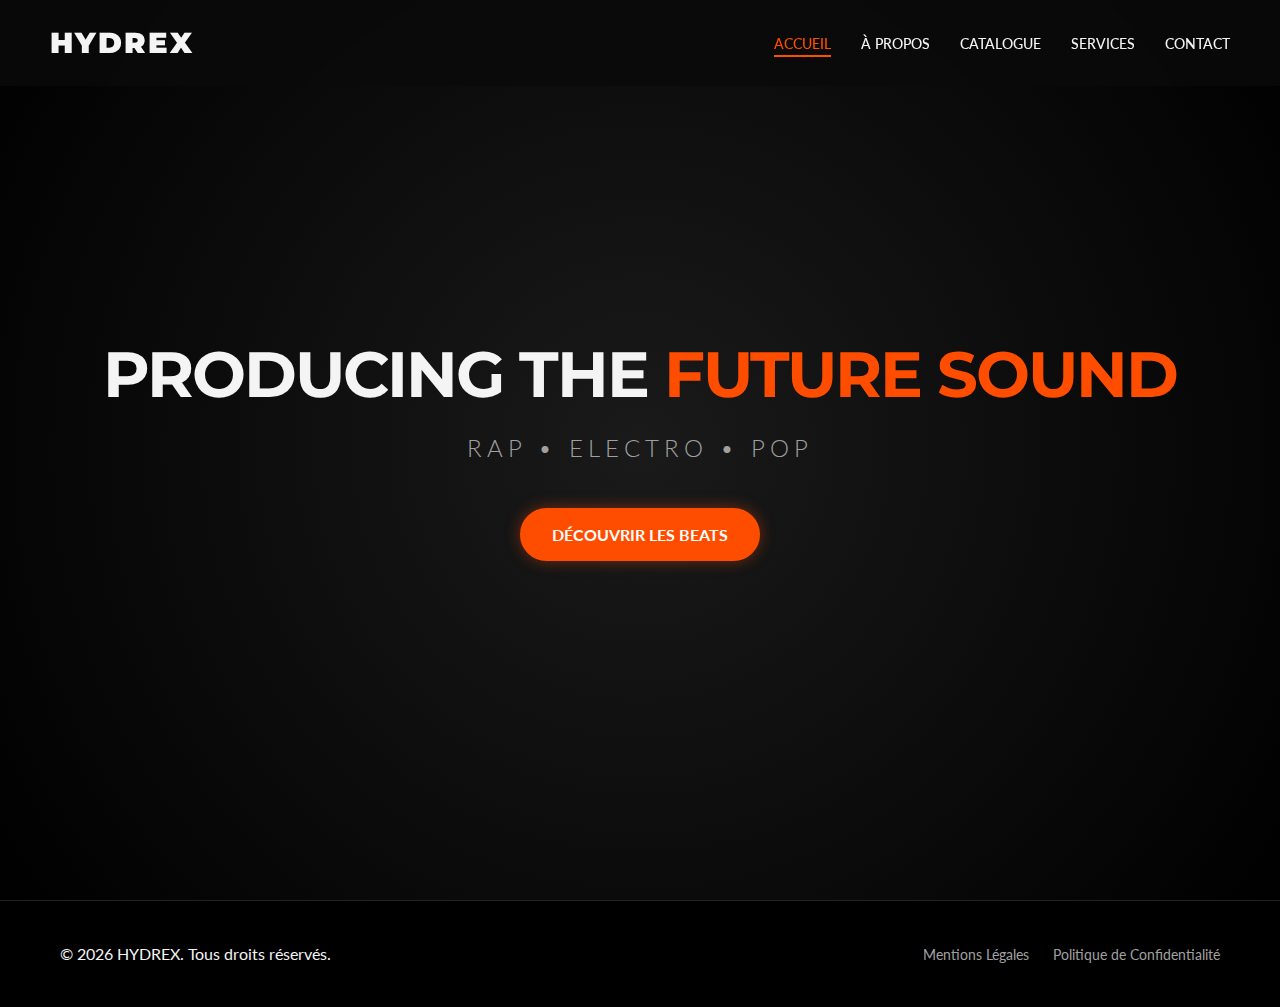
<file: index.html>
<!DOCTYPE html>
<html lang="fr">

<head>
    <meta charset="UTF-8">
    <meta name="viewport" content="width=device-width, initial-scale=1.0">
    <title>Hydrex Beatmaker | Production Rap, Electro & Pop</title>
    <meta name="description"
        content="Découvrez Hydrex, beatmaker spécialisé en instrus Rap, Electro et Pop. Des productions uniques, des vibes 'sad' aux ambiances solaires d'été. Achetez vos licences aujourd'hui.">
    <meta name="keywords"
        content="beatmaker, hydrex, instru rap, instru trap, electro pop, type beat, acheter instru, beatmaker france">
    <!-- Google Fonts -->
    <link rel="preconnect" href="https://fonts.googleapis.com">
    <link rel="preconnect" href="https://fonts.gstatic.com" crossorigin>
    <link
        href="https://fonts.googleapis.com/css2?family=Lato:wght@300;400;700&family=Montserrat:wght@400;700;900&display=swap"
        rel="stylesheet">
    <!-- CSS -->
    <link rel="stylesheet" href="css/style.css">
    <!-- Font Awesome -->
    <link rel="stylesheet" href="https://cdnjs.cloudflare.com/ajax/libs/font-awesome/6.4.0/css/all.min.css">
</head>

<body>

    <!-- Header / Hero Section -->
    <header id="home">
        <nav class="navbar">
            <div class="logo">HYDREX</div>
            <ul class="nav-links">
                <li><a href="index.html" class="active">Accueil</a></li>
                <li><a href="a-propos.html">À Propos</a></li>
                <li><a href="catalogue.html">Catalogue</a></li>
                <li><a href="services.html">Services</a></li>
                <li><a href="contact.html">Contact</a></li>
            </ul>
            <div class="burger">
                <div class="line1"></div>
                <div class="line2"></div>
                <div class="line3"></div>
            </div>
        </nav>

        <div class="hero-content">
            <h1>PRODUCING THE <span class="accent-text">FUTURE SOUND</span></h1>
            <p class="slogan">RAP • ELECTRO • POP</p>
            <a href="catalogue.html" class="cta-btn">DÉCOUVRIR LES BEATS</a>
        </div>
    </header>

    <!-- Footer -->
    <footer>
        <div class="container footer-content">
            <p>&copy; 2026 HYDREX. Tous droits réservés.</p>
            <div class="footer-links">
                <a href="#">Mentions Légales</a>
                <a href="#">Politique de Confidentialité</a>
            </div>
        </div>
    </footer>

    <script src="js/app.js"></script>
</body>

</html>
</file>
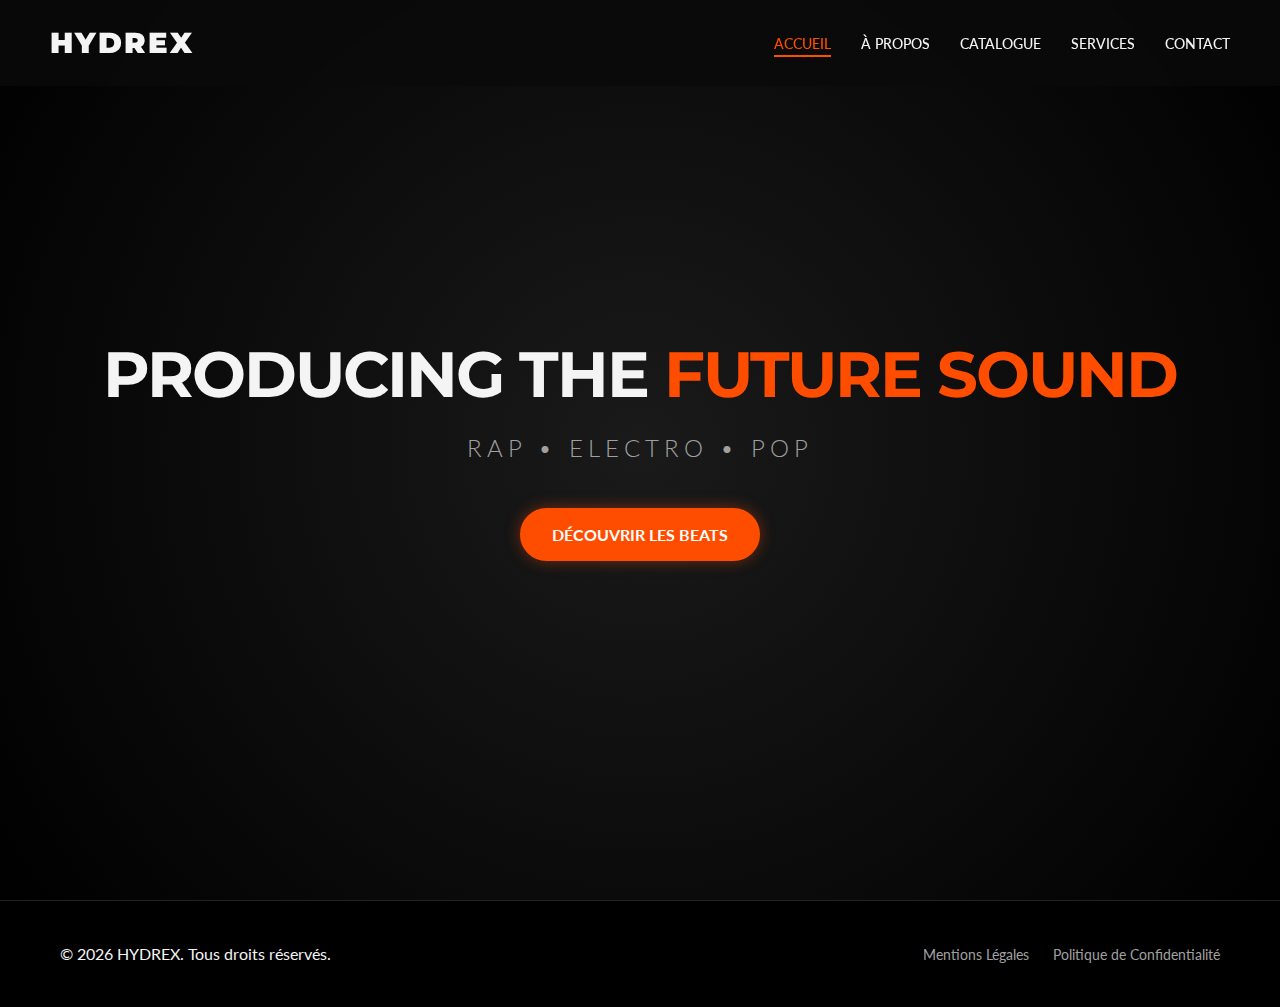
<file: mon app beatmaker/index.html>
<!DOCTYPE html>
<html lang="fr">

<head>
    <meta charset="UTF-8">
    <meta name="viewport" content="width=device-width, initial-scale=1.0">
    <title>Hydrex | Future Sound Producer</title>
    <meta name="description" content="Hydrex Beatmaker - Rap, Electro, Pop. Producing the future sound.">
    <!-- Google Fonts -->
    <link rel="preconnect" href="https://fonts.googleapis.com">
    <link rel="preconnect" href="https://fonts.gstatic.com" crossorigin>
    <link
        href="https://fonts.googleapis.com/css2?family=Lato:wght@300;400;700&family=Montserrat:wght@400;700;900&display=swap"
        rel="stylesheet">
    <!-- CSS -->
    <link rel="stylesheet" href="css/style.css">
    <!-- Font Awesome -->
    <link rel="stylesheet" href="https://cdnjs.cloudflare.com/ajax/libs/font-awesome/6.4.0/css/all.min.css">
</head>

<body>

    <!-- Header / Hero Section -->
    <header id="home">
        <nav class="navbar">
            <div class="logo">HYDREX</div>
            <ul class="nav-links">
                <li><a href="index.html" class="active">Accueil</a></li>
                <li><a href="a-propos.html">À Propos</a></li>
                <li><a href="catalogue.html">Catalogue</a></li>
                <li><a href="services.html">Services</a></li>
                <li><a href="contact.html">Contact</a></li>
            </ul>
            <div class="burger">
                <div class="line1"></div>
                <div class="line2"></div>
                <div class="line3"></div>
            </div>
        </nav>

        <div class="hero-content">
            <h1>PRODUCING THE <span class="accent-text">FUTURE SOUND</span></h1>
            <p class="slogan">RAP • ELECTRO • POP</p>
            <a href="catalogue.html" class="cta-btn">DÉCOUVRIR LES BEATS</a>
        </div>
    </header>

    <!-- Footer -->
    <footer>
        <div class="container footer-content">
            <p>&copy; 2026 HYDREX. Tous droits réservés.</p>
            <div class="footer-links">
                <a href="#">Mentions Légales</a>
                <a href="#">Politique de Confidentialité</a>
            </div>
        </div>
    </footer>

    <script src="js/app.js"></script>
</body>

</html>
</file>
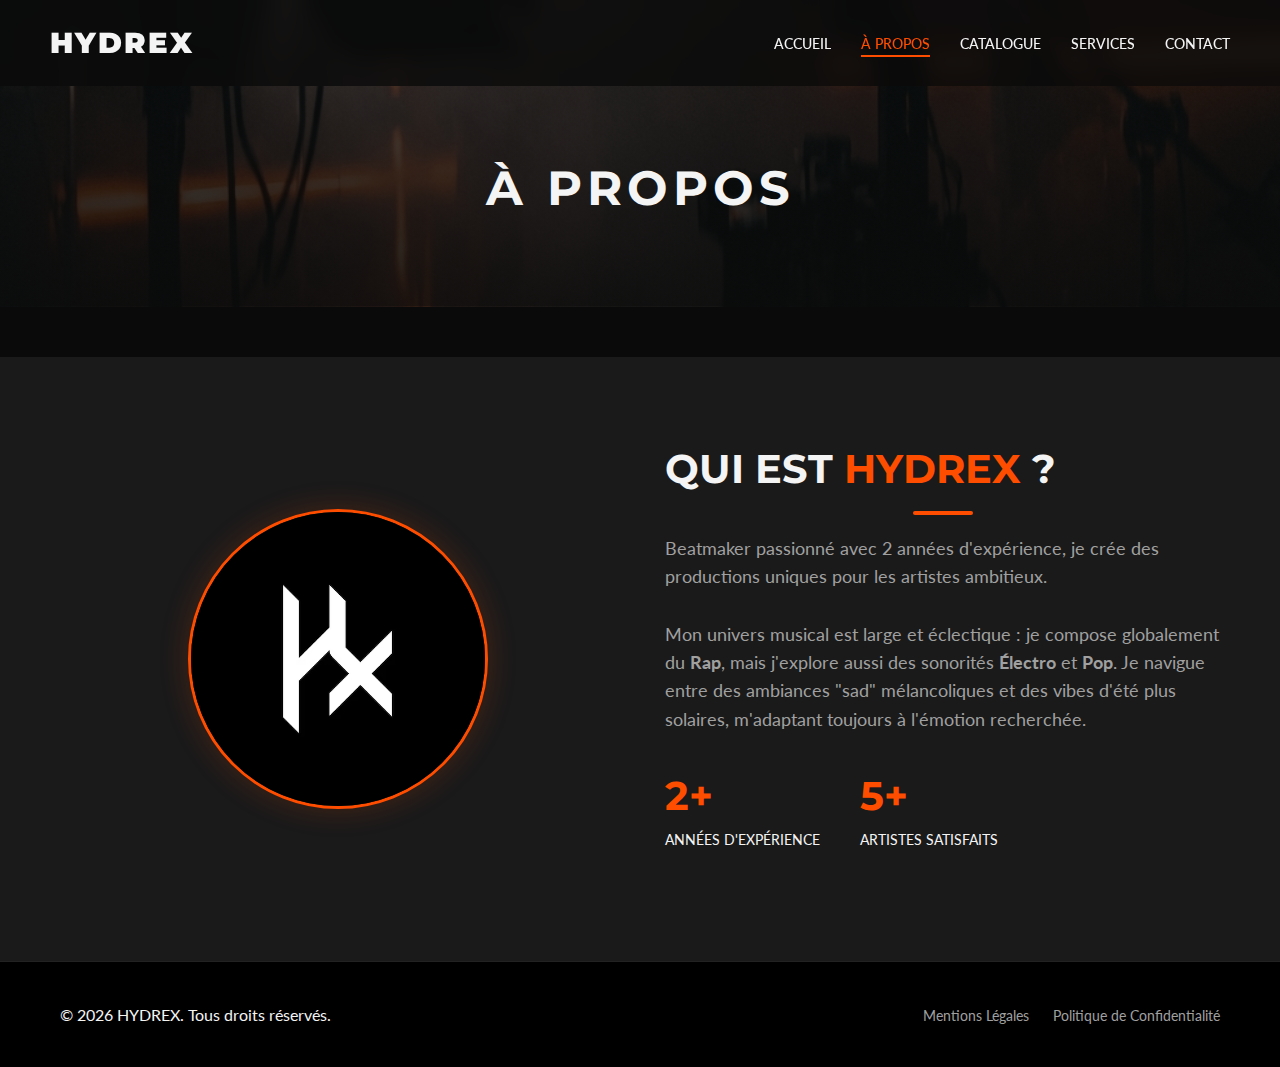
<file: a-propos.html>
<!DOCTYPE html>
<html lang="fr">

<head>
    <meta charset="UTF-8">
    <meta name="viewport" content="width=device-width, initial-scale=1.0">
    <title>À Propos d'Hydrex | Beatmaker Rap & Electro</title>
    <meta name="description"
        content="Qui est Hydrex ? Beatmaker avec 2 ans d'expérience, créant des ponts entre le Rap mélancolique et la Pop solaire. Découvrez mon univers musical.">
    <!-- Google Fonts -->
    <link rel="preconnect" href="https://fonts.googleapis.com">
    <link rel="preconnect" href="https://fonts.gstatic.com" crossorigin>
    <link
        href="https://fonts.googleapis.com/css2?family=Lato:wght@300;400;700&family=Montserrat:wght@400;700;900&display=swap"
        rel="stylesheet">
    <!-- CSS -->
    <link rel="stylesheet" href="css/style.css">
    <!-- Font Awesome -->
    <link rel="stylesheet" href="https://cdnjs.cloudflare.com/ajax/libs/font-awesome/6.4.0/css/all.min.css">
</head>

<body class="sub-page">

    <nav class="navbar">
        <div class="logo">HYDREX</div>
        <ul class="nav-links">
            <li><a href="index.html">Accueil</a></li>
            <li><a href="a-propos.html" class="active">À Propos</a></li>
            <li><a href="catalogue.html">Catalogue</a></li>
            <li><a href="services.html">Services</a></li>
            <li><a href="contact.html">Contact</a></li>
        </ul>
        <div class="burger">
            <div class="line1"></div>
            <div class="line2"></div>
            <div class="line3"></div>
        </div>
    </nav>

    <div class="page-header">
        <h1>À PROPOS</h1>
    </div>

    <section id="about">
        <div class="container">
            <div class="about-content">
                <div class="profile-img-container">
                    <img src="assets/logo.png" alt="Hydrex Logo" class="profile-img">
                </div>
                <div class="bio-text">
                    <h2 class="section-title" style="text-align: left; margin-bottom: 20px;">QUI EST <span
                            class="accent-text">HYDREX</span> ?</h2>
                    <p>Beatmaker passionné avec 2 années d'expérience, je crée des productions uniques pour les artistes
                        ambitieux.</p>
                    <p>Mon univers musical est large et éclectique : je compose globalement du <strong>Rap</strong>,
                        mais j'explore aussi des sonorités <strong>Électro</strong> et <strong>Pop</strong>. Je navigue
                        entre des ambiances "sad" mélancoliques et des vibes d'été plus solaires, m'adaptant toujours à
                        l'émotion recherchée.</p>

                    <div class="stats">
                        <div class="stat-item">
                            <h3>2+</h3>
                            <p>Années d'Expérience</p>
                        </div>
                        <div class="stat-item">
                            <h3>5+</h3>
                            <p>Artistes Satisfaits</p>
                        </div>
                    </div>
                </div>
            </div>
        </div>
    </section>

    <footer>
        <div class="container footer-content">
            <p>&copy; 2026 HYDREX. Tous droits réservés.</p>
            <div class="footer-links">
                <a href="#">Mentions Légales</a>
                <a href="#">Politique de Confidentialité</a>
            </div>
        </div>
    </footer>

    <script src="js/app.js"></script>
</body>

</html>
</file>
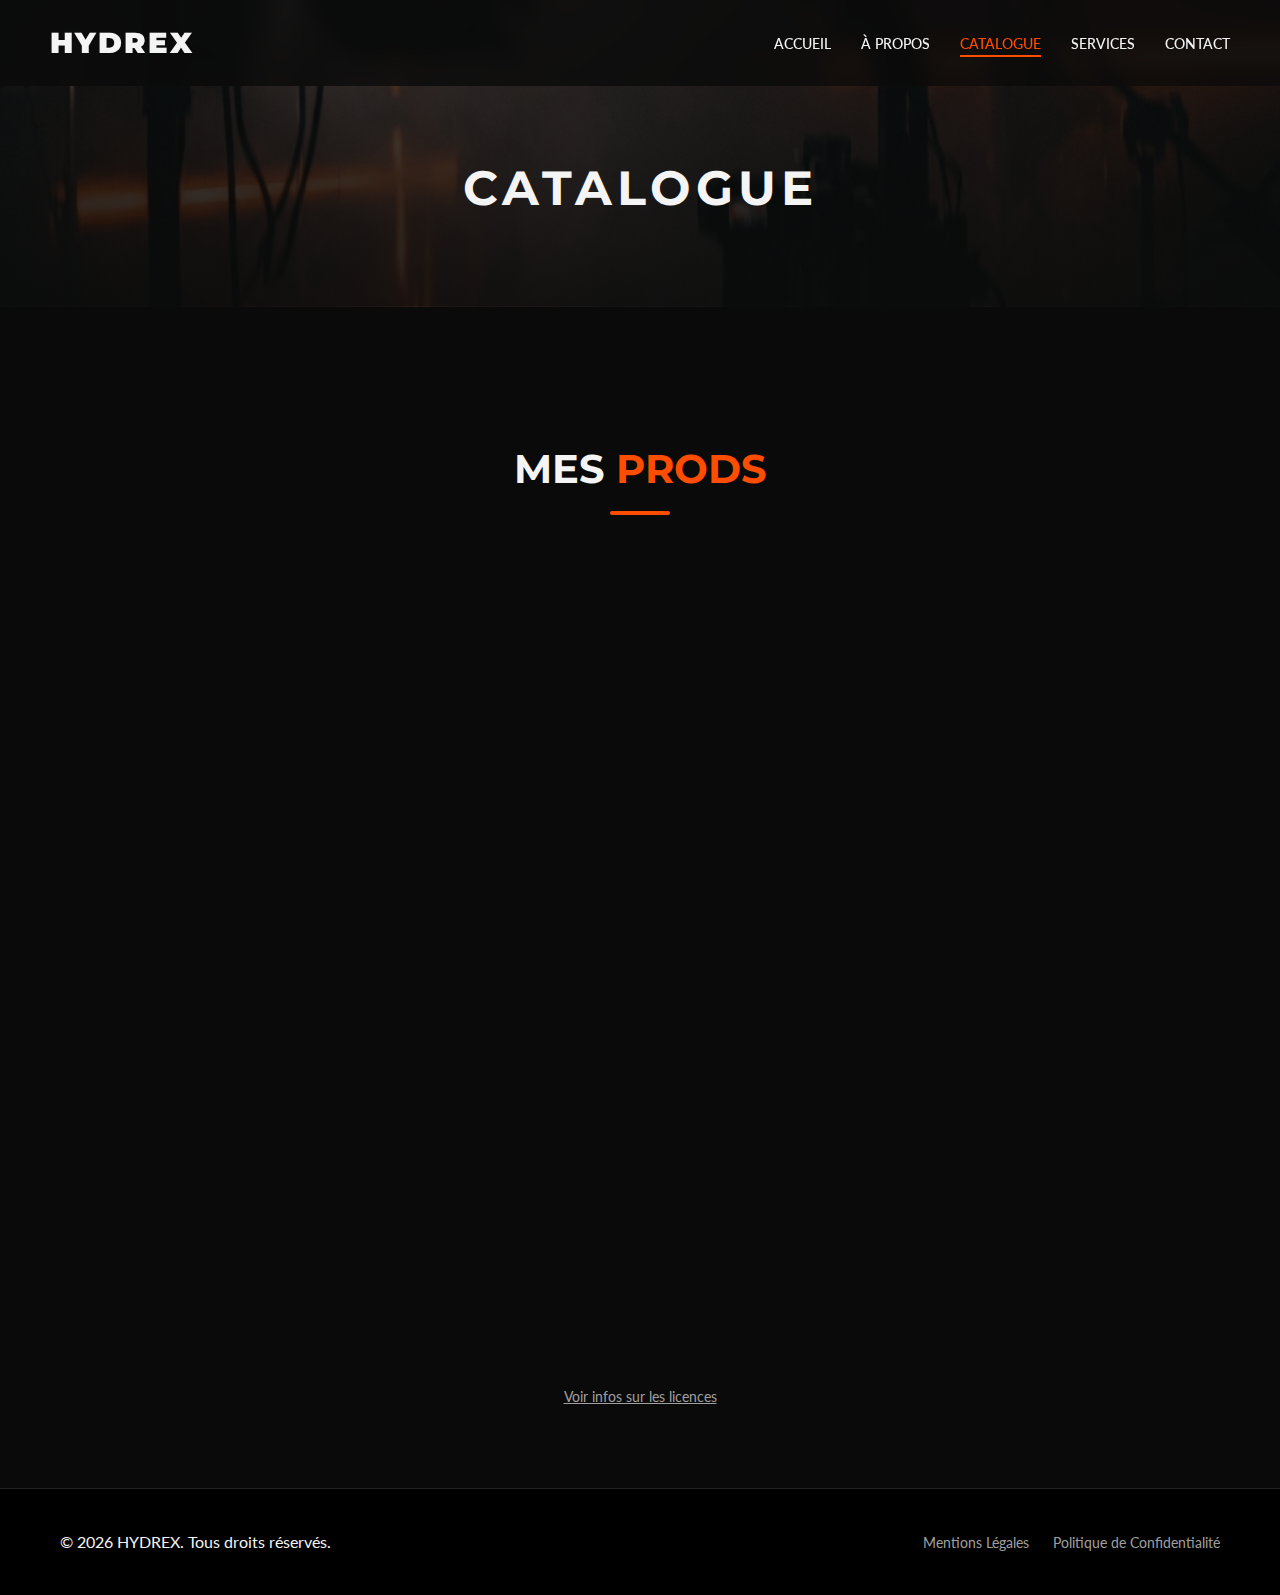
<file: catalogue.html>
<!DOCTYPE html>
<html lang="fr">

<head>
    <meta charset="UTF-8">
    <meta name="viewport" content="width=device-width, initial-scale=1.0">
    <title>Catalogue Instrumentales | Hydrex Beatmaker</title>
    <meta name="description"
        content="Écoutez et achetez les meilleures instrumentales Rap, Pop et Electro d'Hydrex. Catalogue BeatStars mis à jour régulièrement. Licences MP3, WAV et Stems disponibles.">
    <!-- Google Fonts -->
    <link rel="preconnect" href="https://fonts.googleapis.com">
    <link rel="preconnect" href="https://fonts.gstatic.com" crossorigin>
    <link
        href="https://fonts.googleapis.com/css2?family=Lato:wght@300;400;700&family=Montserrat:wght@400;700;900&display=swap"
        rel="stylesheet">
    <!-- CSS -->
    <link rel="stylesheet" href="css/style.css">
    <!-- Font Awesome -->
    <link rel="stylesheet" href="https://cdnjs.cloudflare.com/ajax/libs/font-awesome/6.4.0/css/all.min.css">
</head>

<body class="sub-page">

    <nav class="navbar">
        <div class="logo">HYDREX</div>
        <ul class="nav-links">
            <li><a href="index.html">Accueil</a></li>
            <li><a href="a-propos.html">À Propos</a></li>
            <li><a href="catalogue.html" class="active">Catalogue</a></li>
            <li><a href="services.html">Services</a></li>
            <li><a href="contact.html">Contact</a></li>
        </ul>
        <div class="burger">
            <div class="line1"></div>
            <div class="line2"></div>
            <div class="line3"></div>
        </div>
    </nav>

    <div class="page-header">
        <h1>CATALOGUE</h1>
    </div>

    <section id="catalog">
        <div class="container">
            <h2 class="section-title">MES <span class="accent-text">PRODS</span></h2>
            <div class="player-container" style="background: transparent; border: none;">
                <iframe src="https://player.beatstars.com/?storeId=151798" width="100%" height="800"
                    style="max-width:1024px; border: none;"> -- none -- </iframe>
            </div>
            <div class="catalog-actions">
                <a href="services.html" class="secondary-btn">Voir infos sur les licences</a>
            </div>
        </div>
    </section>

    <footer>
        <div class="container footer-content">
            <p>&copy; 2026 HYDREX. Tous droits réservés.</p>
            <div class="footer-links">
                <a href="#">Mentions Légales</a>
                <a href="#">Politique de Confidentialité</a>
            </div>
        </div>
    </footer>

    <script src="js/app.js"></script>
</body>

</html>
</file>
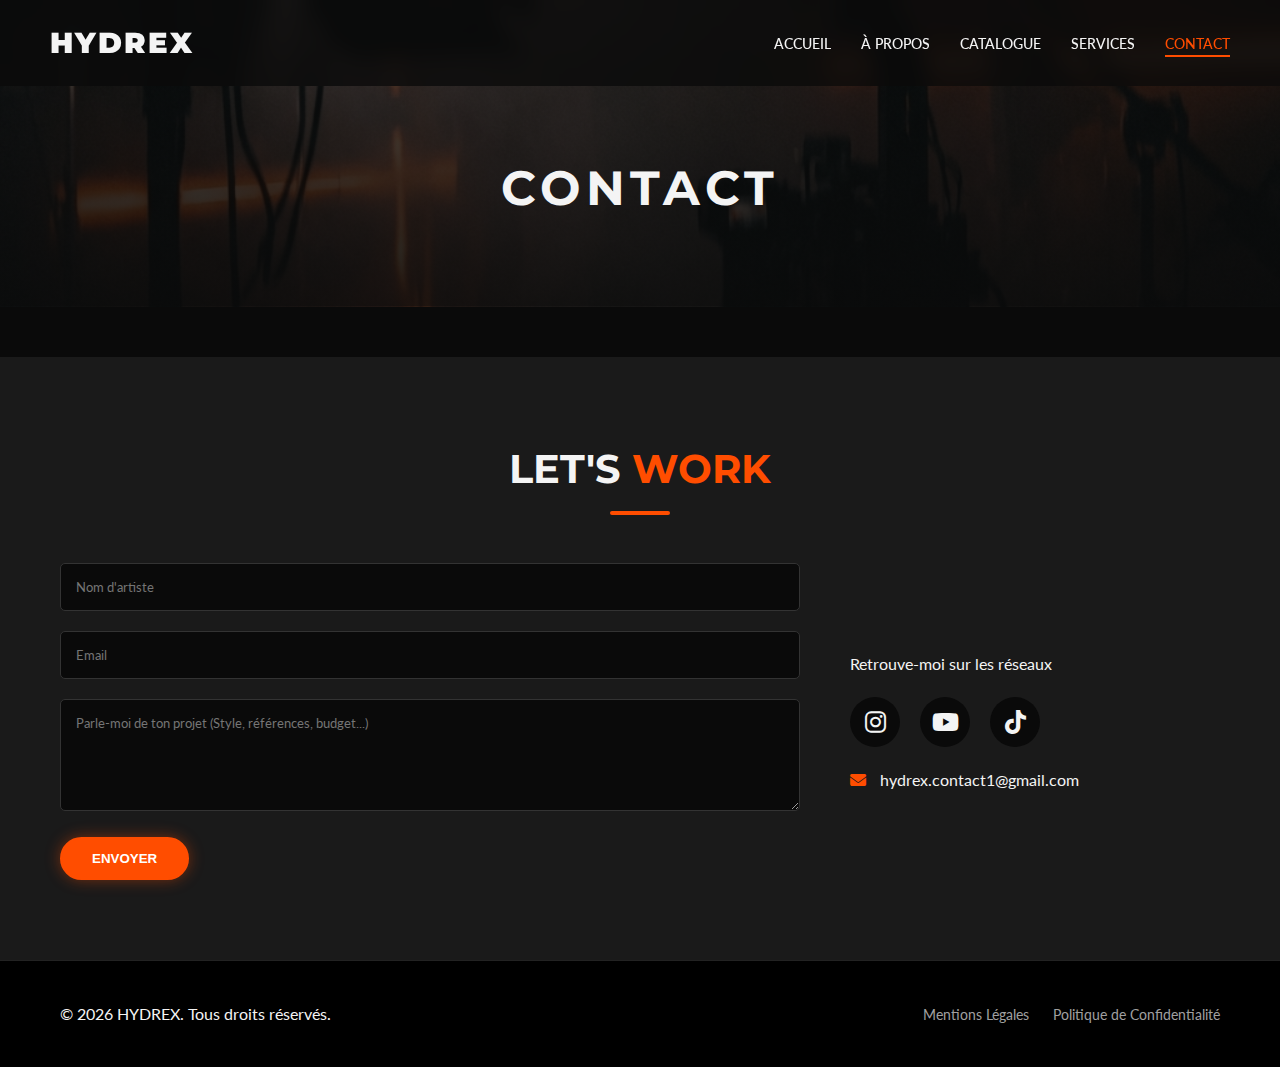
<file: contact.html>
<!DOCTYPE html>
<html lang="fr">

<head>
    <meta charset="UTF-8">
    <meta name="viewport" content="width=device-width, initial-scale=1.0">
    <title>Contact Hydrex | Beatmaker & Producteur</title>
    <meta name="description"
        content="Contactez Hydrex pour vos projets musicaux. Devis personnalisés, collaborations, ou questions sur les licences. Réponse rapide.">
    <!-- Google Fonts -->
    <link rel="preconnect" href="https://fonts.googleapis.com">
    <link rel="preconnect" href="https://fonts.gstatic.com" crossorigin>
    <link
        href="https://fonts.googleapis.com/css2?family=Lato:wght@300;400;700&family=Montserrat:wght@400;700;900&display=swap"
        rel="stylesheet">
    <!-- CSS -->
    <link rel="stylesheet" href="css/style.css">
    <!-- Font Awesome -->
    <link rel="stylesheet" href="https://cdnjs.cloudflare.com/ajax/libs/font-awesome/6.4.0/css/all.min.css">
</head>

<body class="sub-page">

    <nav class="navbar">
        <div class="logo">HYDREX</div>
        <ul class="nav-links">
            <li><a href="index.html">Accueil</a></li>
            <li><a href="a-propos.html">À Propos</a></li>
            <li><a href="catalogue.html">Catalogue</a></li>
            <li><a href="services.html">Services</a></li>
            <li><a href="contact.html" class="active">Contact</a></li>
        </ul>
        <div class="burger">
            <div class="line1"></div>
            <div class="line2"></div>
            <div class="line3"></div>
        </div>
    </nav>

    <div class="page-header">
        <h1>CONTACT</h1>
    </div>

    <section id="contact">
        <div class="container">
            <h2 class="section-title">LET'S <span class="accent-text">WORK</span></h2>
            <div class="contact-wrapper">
                <!-- FormSubmit.co AJAX Submission -->
                <form class="contact-form" id="contactForm"
                    action="https://formsubmit.co/ajax/hydrex.contact1@gmail.com" method="POST">
                    <!-- Disable Captcha & Subject -->
                    <input type="hidden" name="_captcha" value="false">
                    <input type="hidden" name="_subject" value="Nouveau message via Hydrex Beats">

                    <div class="form-group">
                        <input type="text" name="name" placeholder="Nom d'artiste" required>
                    </div>
                    <div class="form-group">
                        <input type="email" name="email" placeholder="Email" required>
                    </div>
                    <div class="form-group">
                        <textarea name="message" placeholder="Parle-moi de ton projet (Style, références, budget...)"
                            rows="5" required></textarea>
                    </div>
                    <button type="submit" class="cta-btn">ENVOYER</button>
                </form>
                <div class="socials">
                    <p>Retrouve-moi sur les réseaux</p>
                    <div class="social-icons">
                        <a href="https://www.instagram.com/hydrexbeatz?igsh=MTBrcTRwZnl3NWR4bg==" target="_blank"><i
                                class="fab fa-instagram"></i></a>
                        <a href="https://www.youtube.com/@hydrexbeats" target="_blank"><i
                                class="fab fa-youtube"></i></a>
                        <a href="https://www.tiktok.com/@hydrexonthebeats" target="_blank"><i
                                class="fab fa-tiktok"></i></a>
                    </div>
                    <div class="direct-contact">
                        <p><i class="fas fa-envelope"></i> hydrex.contact1@gmail.com</p>
                    </div>
                </div>
            </div>
        </div>
    </section>

    <footer>
        <div class="container footer-content">
            <p>&copy; 2026 HYDREX. Tous droits réservés.</p>
            <div class="footer-links">
                <a href="#">Mentions Légales</a>
                <a href="#">Politique de Confidentialité</a>
            </div>
        </div>
    </footer>

    <script src="js/app.js"></script>
</body>

</html>
</file>
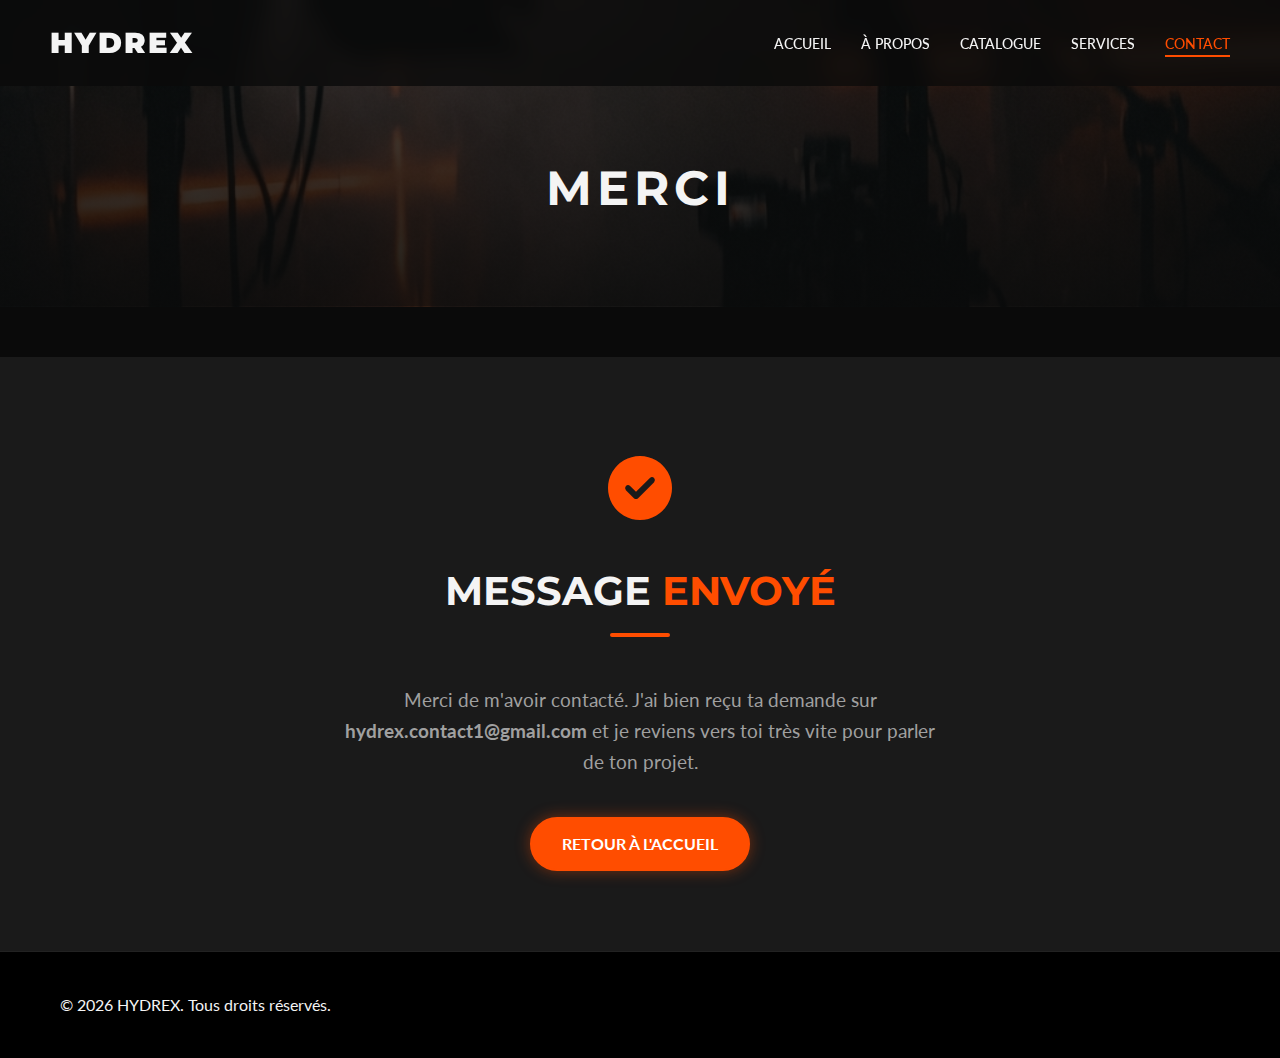
<file: merci.html>
<!DOCTYPE html>
<html lang="fr">

<head>
    <meta charset="UTF-8">
    <meta name="viewport" content="width=device-width, initial-scale=1.0">
    <title>Message Envoyé | Hydrex</title>
    <!-- Google Fonts -->
    <link rel="preconnect" href="https://fonts.googleapis.com">
    <link rel="preconnect" href="https://fonts.gstatic.com" crossorigin>
    <link
        href="https://fonts.googleapis.com/css2?family=Lato:wght@300;400;700&family=Montserrat:wght@400;700;900&display=swap"
        rel="stylesheet">
    <!-- CSS -->
    <link rel="stylesheet" href="css/style.css">
    <!-- Font Awesome -->
    <link rel="stylesheet" href="https://cdnjs.cloudflare.com/ajax/libs/font-awesome/6.4.0/css/all.min.css">
</head>

<body class="sub-page">

    <nav class="navbar">
        <div class="logo">HYDREX</div>
        <ul class="nav-links">
            <li><a href="index.html">Accueil</a></li>
            <li><a href="a-propos.html">À Propos</a></li>
            <li><a href="catalogue.html">Catalogue</a></li>
            <li><a href="services.html">Services</a></li>
            <li><a href="contact.html" class="active">Contact</a></li>
        </ul>
    </nav>

    <div class="page-header">
        <h1>MERCI</h1>
    </div>

    <section id="contact">
        <div class="container" style="text-align: center;">
            <div style="font-size: 4rem; color: var(--accent-color); margin-bottom: 20px;">
                <i class="fas fa-check-circle"></i>
            </div>
            <h2 class="section-title">MESSAGE <span class="accent-text">ENVOYÉ</span></h2>
            <p style="font-size: 1.2rem; color: var(--text-dim); max-width: 600px; margin: 0 auto 40px;">
                Merci de m'avoir contacté. J'ai bien reçu ta demande sur <strong>hydrex.contact1@gmail.com</strong> et
                je reviens vers toi très vite pour parler de ton projet.
            </p>
            <a href="index.html" class="cta-btn">RETOUR À L'ACCUEIL</a>
        </div>
    </section>

    <footer>
        <div class="container footer-content">
            <p>&copy; 2026 HYDREX. Tous droits réservés.</p>
        </div>
    </footer>

    <script src="js/app.js"></script>
</body>

</html>
</file>
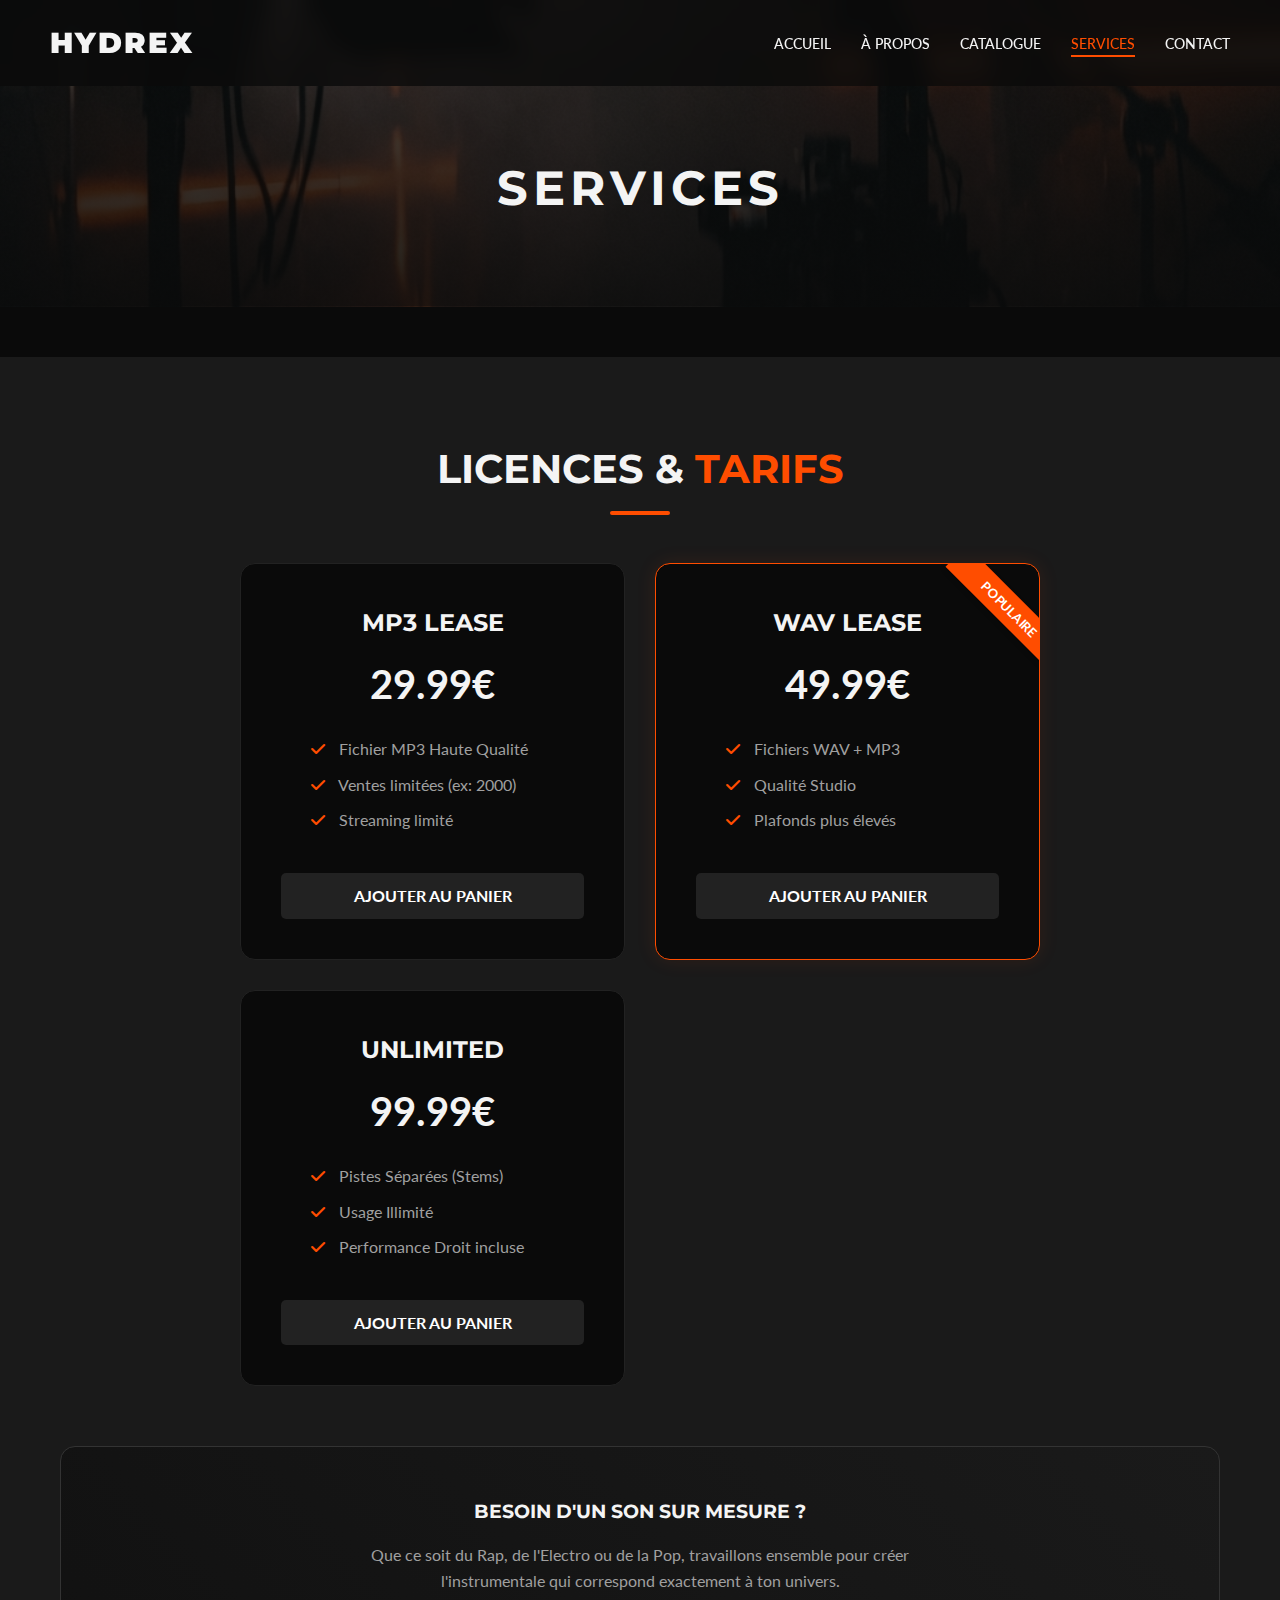
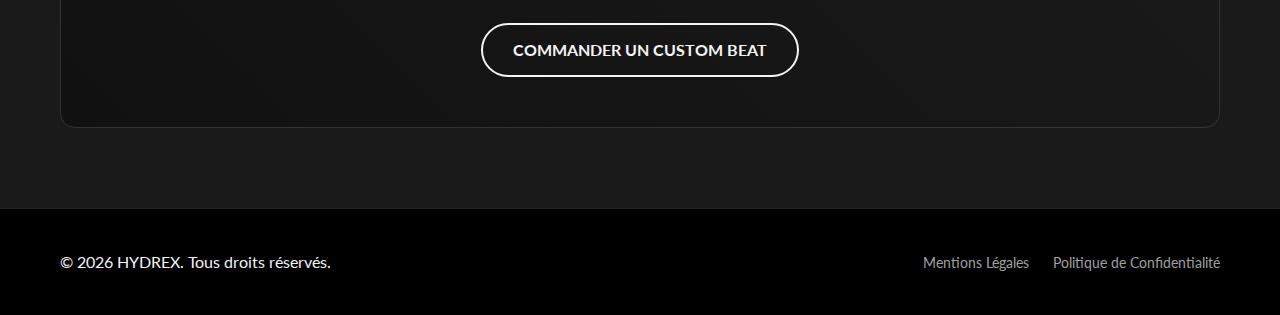
<file: services.html>
<!DOCTYPE html>
<html lang="fr">

<head>
    <meta charset="UTF-8">
    <meta name="viewport" content="width=device-width, initial-scale=1.0">
    <title>Services & Licences | Hydrex</title>
    <!-- Google Fonts -->
    <link rel="preconnect" href="https://fonts.googleapis.com">
    <link rel="preconnect" href="https://fonts.gstatic.com" crossorigin>
    <link
        href="https://fonts.googleapis.com/css2?family=Lato:wght@300;400;700&family=Montserrat:wght@400;700;900&display=swap"
        rel="stylesheet">
    <!-- CSS -->
    <link rel="stylesheet" href="css/style.css">
    <!-- Font Awesome -->
    <link rel="stylesheet" href="https://cdnjs.cloudflare.com/ajax/libs/font-awesome/6.4.0/css/all.min.css">
</head>

<body class="sub-page">

    <nav class="navbar">
        <div class="logo">HYDREX</div>
        <ul class="nav-links">
            <li><a href="index.html">Accueil</a></li>
            <li><a href="a-propos.html">À Propos</a></li>
            <li><a href="catalogue.html">Catalogue</a></li>
            <li><a href="services.html" class="active">Services</a></li>
            <li><a href="contact.html">Contact</a></li>
        </ul>
        <div class="burger">
            <div class="line1"></div>
            <div class="line2"></div>
            <div class="line3"></div>
        </div>
    </nav>

    <div class="page-header">
        <h1>SERVICES</h1>
    </div>

    <section id="services">
        <div class="container">
            <h2 class="section-title">LICENCES & <span class="accent-text">TARIFS</span></h2>

            <div class="licenses-grid">
                <div class="license-card">
                    <h3>MP3 LEASE</h3>
                    <p class="price">29.99€</p>
                    <ul>
                        <li><i class="fas fa-check"></i> Fichier MP3 Haute Qualité</li>
                        <li><i class="fas fa-check"></i> Ventes limitées (ex: 2000)</li>
                        <li><i class="fas fa-check"></i> Streaming limité</li>
                    </ul>
                    <a href="catalogue.html" class="btn-license">AJOUTER AU PANIER</a>
                </div>
                <div class="license-card featured">
                    <div class="popular-tag">POPULAIRE</div>
                    <h3>WAV LEASE</h3>
                    <p class="price">49.99€</p>
                    <ul>
                        <li><i class="fas fa-check"></i> Fichiers WAV + MP3</li>
                        <li><i class="fas fa-check"></i> Qualité Studio</li>
                        <li><i class="fas fa-check"></i> Plafonds plus élevés</li>
                    </ul>
                    <a href="catalogue.html" class="btn-license">AJOUTER AU PANIER</a>
                </div>
                <div class="license-card">
                    <h3>UNLIMITED</h3>
                    <p class="price">99.99€</p>
                    <ul>
                        <li><i class="fas fa-check"></i> Pistes Séparées (Stems)</li>
                        <li><i class="fas fa-check"></i> Usage Illimité</li>
                        <li><i class="fas fa-check"></i> Performance Droit incluse</li>
                    </ul>
                    <a href="catalogue.html" class="btn-license">AJOUTER AU PANIER</a>
                </div>
            </div>

            <div class="custom-service">
                <h3>BESOIN D'UN SON SUR MESURE ?</h3>
                <p>Que ce soit du Rap, de l'Electro ou de la Pop, travaillons ensemble pour créer l'instrumentale qui
                    correspond exactement à ton univers.</p>
                <a href="contact.html" class="cta-btn ghost">COMMANDER UN CUSTOM BEAT</a>
            </div>
        </div>
    </section>

    <footer>
        <div class="container footer-content">
            <p>&copy; 2026 HYDREX. Tous droits réservés.</p>
            <div class="footer-links">
                <a href="#">Mentions Légales</a>
                <a href="#">Politique de Confidentialité</a>
            </div>
        </div>
    </footer>

    <script src="js/app.js"></script>
</body>

</html>
</file>
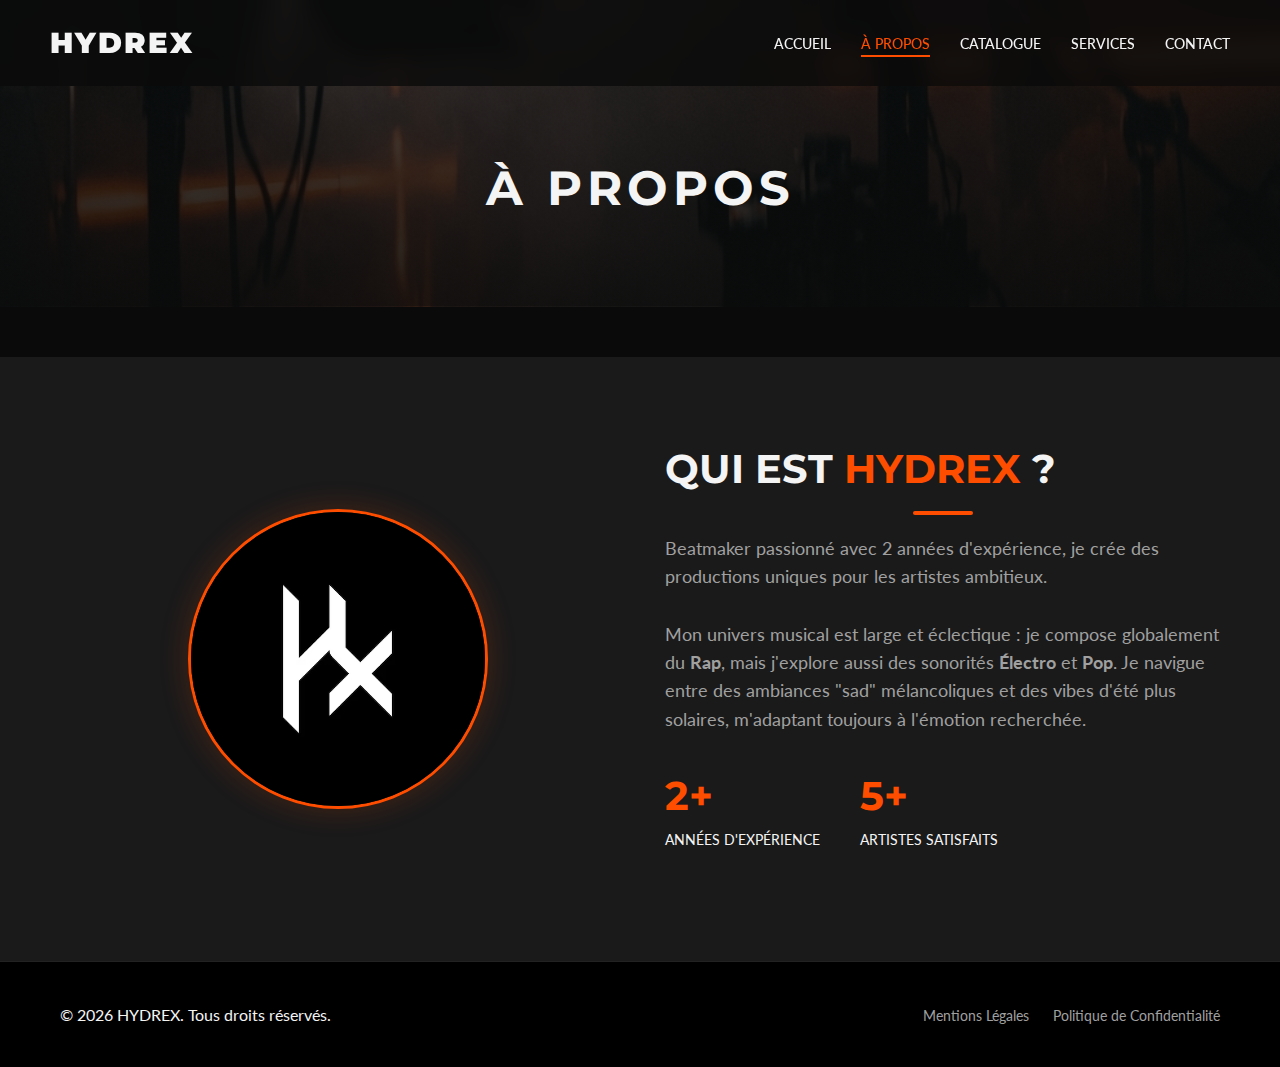
<file: mon app beatmaker/a-propos.html>
<!DOCTYPE html>
<html lang="fr">

<head>
    <meta charset="UTF-8">
    <meta name="viewport" content="width=device-width, initial-scale=1.0">
    <title>À Propos | Hydrex</title>
    <!-- Google Fonts -->
    <link rel="preconnect" href="https://fonts.googleapis.com">
    <link rel="preconnect" href="https://fonts.gstatic.com" crossorigin>
    <link
        href="https://fonts.googleapis.com/css2?family=Lato:wght@300;400;700&family=Montserrat:wght@400;700;900&display=swap"
        rel="stylesheet">
    <!-- CSS -->
    <link rel="stylesheet" href="css/style.css">
    <!-- Font Awesome -->
    <link rel="stylesheet" href="https://cdnjs.cloudflare.com/ajax/libs/font-awesome/6.4.0/css/all.min.css">
</head>

<body class="sub-page">

    <nav class="navbar">
        <div class="logo">HYDREX</div>
        <ul class="nav-links">
            <li><a href="index.html">Accueil</a></li>
            <li><a href="a-propos.html" class="active">À Propos</a></li>
            <li><a href="catalogue.html">Catalogue</a></li>
            <li><a href="services.html">Services</a></li>
            <li><a href="contact.html">Contact</a></li>
        </ul>
        <div class="burger">
            <div class="line1"></div>
            <div class="line2"></div>
            <div class="line3"></div>
        </div>
    </nav>

    <div class="page-header">
        <h1>À PROPOS</h1>
    </div>

    <section id="about">
        <div class="container">
            <div class="about-content">
                <div class="profile-img-container">
                    <img src="assets/logo.png" alt="Hydrex Logo" class="profile-img"
                        style="width: 300px; height: 300px; border-radius: 50%; object-fit: cover; border: 3px solid var(--accent-color); box-shadow: 0 0 30px rgba(255, 77, 0, 0.2);">
                </div>
                <div class="bio-text">
                    <h2 class="section-title" style="text-align: left; margin-bottom: 20px;">QUI EST <span
                            class="accent-text">HYDREX</span> ?</h2>
                    <p>Beatmaker passionné avec 2 années d'expérience, je crée des productions uniques pour les artistes
                        ambitieux.</p>
                    <p>Mon univers musical est large et éclectique : je compose globalement du <strong>Rap</strong>,
                        mais j'explore aussi des sonorités <strong>Électro</strong> et <strong>Pop</strong>. Je navigue
                        entre des ambiances "sad" mélancoliques et des vibes d'été plus solaires, m'adaptant toujours à
                        l'émotion recherchée.</p>

                    <div class="stats">
                        <div class="stat-item">
                            <h3>2+</h3>
                            <p>Années d'Expérience</p>
                        </div>
                        <div class="stat-item">
                            <h3>5+</h3>
                            <p>Artistes Satisfaits</p>
                        </div>
                    </div>
                </div>
            </div>
        </div>
    </section>

    <footer>
        <div class="container footer-content">
            <p>&copy; 2026 HYDREX. Tous droits réservés.</p>
            <div class="footer-links">
                <a href="#">Mentions Légales</a>
                <a href="#">Politique de Confidentialité</a>
            </div>
        </div>
    </footer>

    <script src="js/app.js"></script>
</body>

</html>
</file>
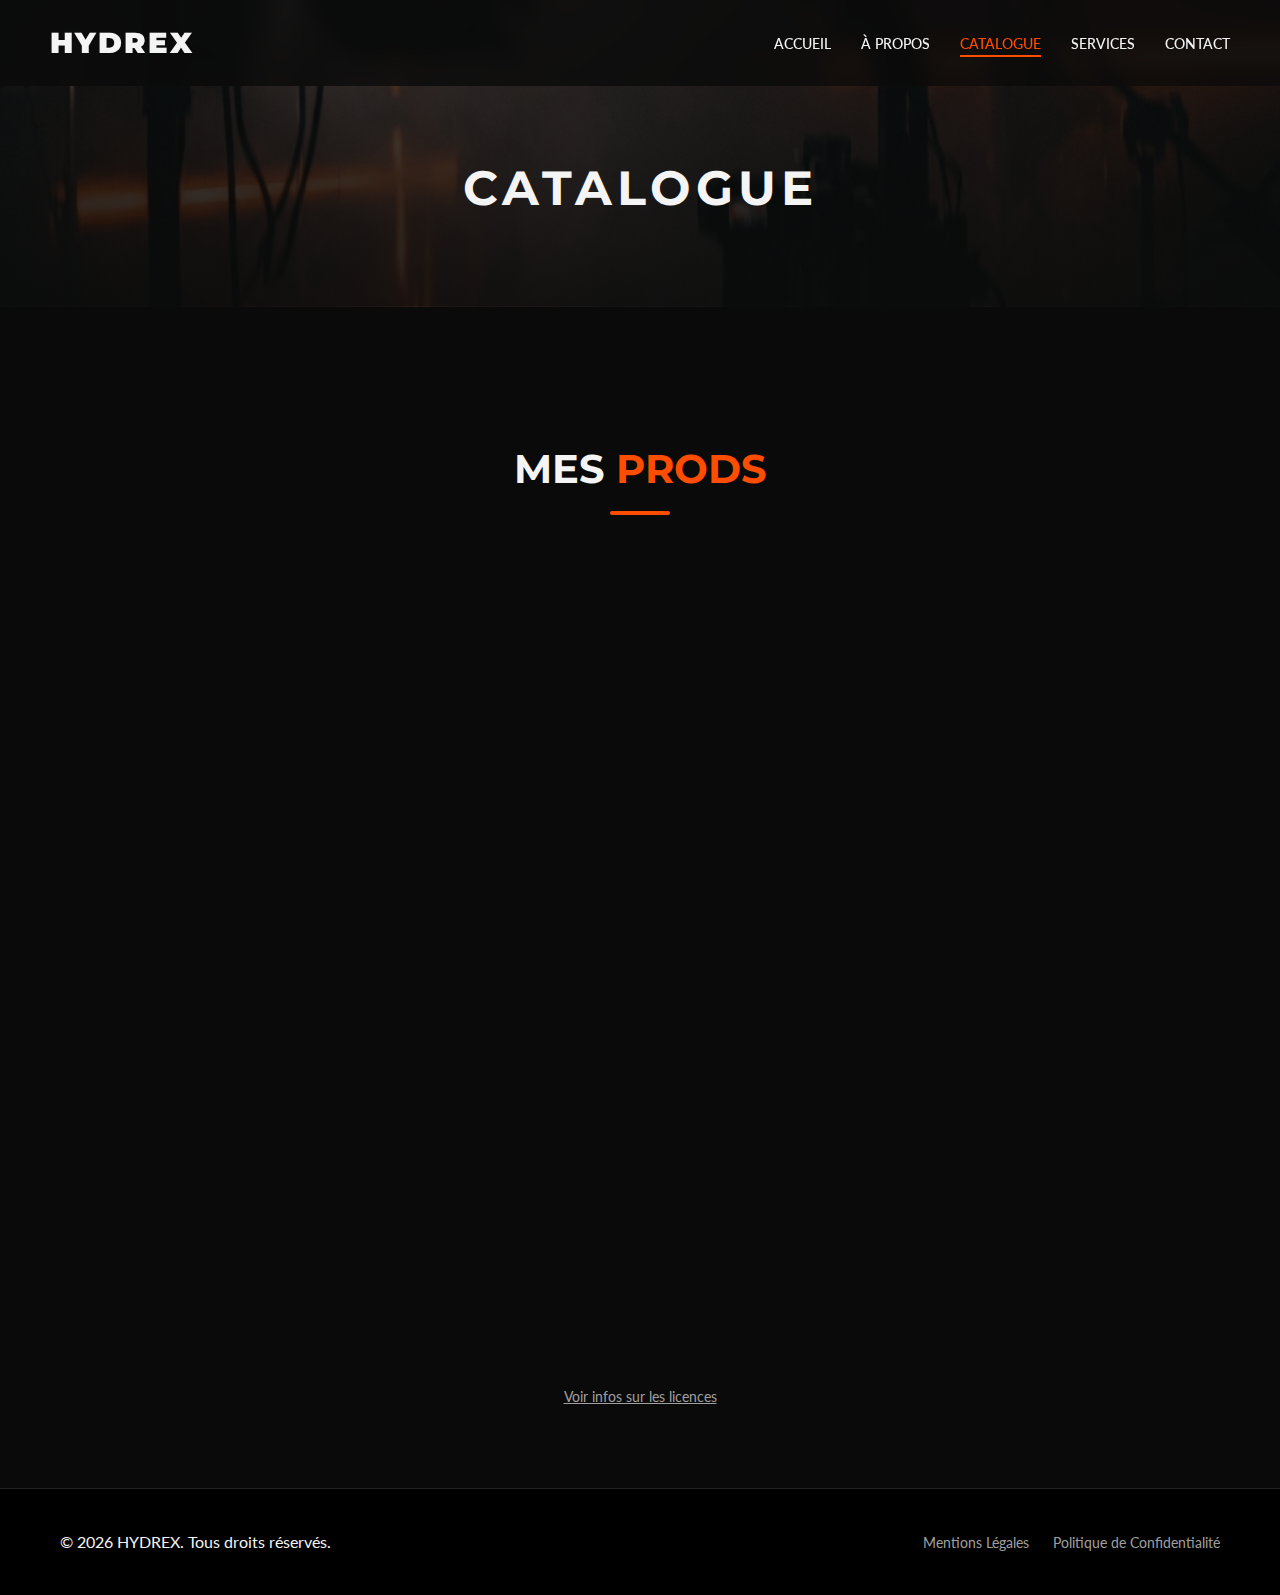
<file: mon app beatmaker/catalogue.html>
<!DOCTYPE html>
<html lang="fr">

<head>
    <meta charset="UTF-8">
    <meta name="viewport" content="width=device-width, initial-scale=1.0">
    <title>Catalogue | Hydrex</title>
    <!-- Google Fonts -->
    <link rel="preconnect" href="https://fonts.googleapis.com">
    <link rel="preconnect" href="https://fonts.gstatic.com" crossorigin>
    <link
        href="https://fonts.googleapis.com/css2?family=Lato:wght@300;400;700&family=Montserrat:wght@400;700;900&display=swap"
        rel="stylesheet">
    <!-- CSS -->
    <link rel="stylesheet" href="css/style.css">
    <!-- Font Awesome -->
    <link rel="stylesheet" href="https://cdnjs.cloudflare.com/ajax/libs/font-awesome/6.4.0/css/all.min.css">
</head>

<body class="sub-page">

    <nav class="navbar">
        <div class="logo">HYDREX</div>
        <ul class="nav-links">
            <li><a href="index.html">Accueil</a></li>
            <li><a href="a-propos.html">À Propos</a></li>
            <li><a href="catalogue.html" class="active">Catalogue</a></li>
            <li><a href="services.html">Services</a></li>
            <li><a href="contact.html">Contact</a></li>
        </ul>
        <div class="burger">
            <div class="line1"></div>
            <div class="line2"></div>
            <div class="line3"></div>
        </div>
    </nav>

    <div class="page-header">
        <h1>CATALOGUE</h1>
    </div>

    <section id="catalog">
        <div class="container">
            <h2 class="section-title">MES <span class="accent-text">PRODS</span></h2>
            <div class="player-container" style="background: transparent; border: none;">
                <iframe src="https://player.beatstars.com/?storeId=151798" width="100%" height="800"
                    style="max-width:1024px; border: none;"> -- none -- </iframe>
            </div>
            <div class="catalog-actions">
                <a href="services.html" class="secondary-btn">Voir infos sur les licences</a>
            </div>
        </div>
    </section>

    <footer>
        <div class="container footer-content">
            <p>&copy; 2026 HYDREX. Tous droits réservés.</p>
            <div class="footer-links">
                <a href="#">Mentions Légales</a>
                <a href="#">Politique de Confidentialité</a>
            </div>
        </div>
    </footer>

    <script src="js/app.js"></script>
</body>

</html>
</file>
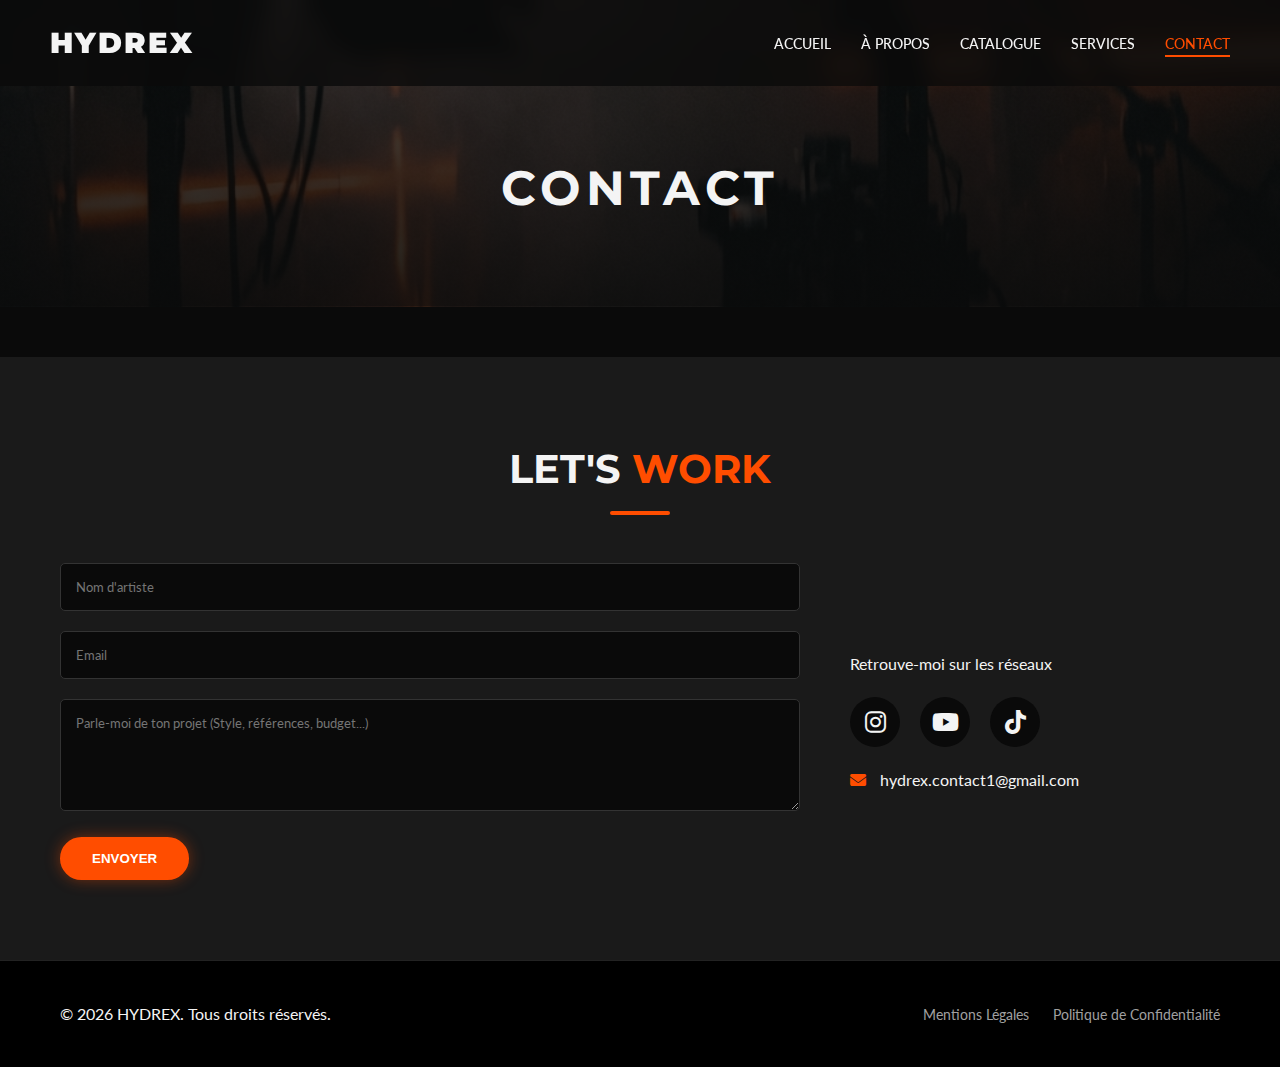
<file: mon app beatmaker/contact.html>
<!DOCTYPE html>
<html lang="fr">

<head>
    <meta charset="UTF-8">
    <meta name="viewport" content="width=device-width, initial-scale=1.0">
    <title>Contact | Hydrex</title>
    <!-- Google Fonts -->
    <link rel="preconnect" href="https://fonts.googleapis.com">
    <link rel="preconnect" href="https://fonts.gstatic.com" crossorigin>
    <link
        href="https://fonts.googleapis.com/css2?family=Lato:wght@300;400;700&family=Montserrat:wght@400;700;900&display=swap"
        rel="stylesheet">
    <!-- CSS -->
    <link rel="stylesheet" href="css/style.css">
    <!-- Font Awesome -->
    <link rel="stylesheet" href="https://cdnjs.cloudflare.com/ajax/libs/font-awesome/6.4.0/css/all.min.css">
</head>

<body class="sub-page">

    <nav class="navbar">
        <div class="logo">HYDREX</div>
        <ul class="nav-links">
            <li><a href="index.html">Accueil</a></li>
            <li><a href="a-propos.html">À Propos</a></li>
            <li><a href="catalogue.html">Catalogue</a></li>
            <li><a href="services.html">Services</a></li>
            <li><a href="contact.html" class="active">Contact</a></li>
        </ul>
        <div class="burger">
            <div class="line1"></div>
            <div class="line2"></div>
            <div class="line3"></div>
        </div>
    </nav>

    <div class="page-header">
        <h1>CONTACT</h1>
    </div>

    <section id="contact">
        <div class="container">
            <h2 class="section-title">LET'S <span class="accent-text">WORK</span></h2>
            <div class="contact-wrapper">
                <!-- FormSubmit.co AJAX Submission -->
                <form class="contact-form" id="contactForm"
                    action="https://formsubmit.co/ajax/hydrex.contact1@gmail.com" method="POST">
                    <!-- Disable Captcha & Subject -->
                    <input type="hidden" name="_captcha" value="false">
                    <input type="hidden" name="_subject" value="Nouveau message via Hydrex Beats">

                    <div class="form-group">
                        <input type="text" name="name" placeholder="Nom d'artiste" required>
                    </div>
                    <div class="form-group">
                        <input type="email" name="email" placeholder="Email" required>
                    </div>
                    <div class="form-group">
                        <textarea name="message" placeholder="Parle-moi de ton projet (Style, références, budget...)"
                            rows="5" required></textarea>
                    </div>
                    <button type="submit" class="cta-btn">ENVOYER</button>
                </form>
                <div class="socials">
                    <p>Retrouve-moi sur les réseaux</p>
                    <div class="social-icons">
                        <a href="https://www.instagram.com/hydrexbeatz" target="_blank"><i
                                class="fab fa-instagram"></i></a>
                        <a href="https://www.youtube.com/@hydrexbeats" target="_blank"><i
                                class="fab fa-youtube"></i></a>
                        <a href="https://www.tiktok.com/@hydrexonthebeats" target="_blank"><i
                                class="fab fa-tiktok"></i></a>
                    </div>
                    <div class="direct-contact">
                        <p><i class="fas fa-envelope"></i> hydrex.contact1@gmail.com</p>
                    </div>
                </div>
            </div>
        </div>
    </section>

    <footer>
        <div class="container footer-content">
            <p>&copy; 2026 HYDREX. Tous droits réservés.</p>
            <div class="footer-links">
                <a href="#">Mentions Légales</a>
                <a href="#">Politique de Confidentialité</a>
            </div>
        </div>
    </footer>

    <script src="js/app.js"></script>
</body>

</html>
</file>
<file: css/style.css>
/* CSS Variables */
:root {
    --primary-color: #0A0A0A;
    /* Black */
    --secondary-color: #1A1A1A;
    /* Dark Gray */
    --accent-color: #FF4D00;
    /* Electric Orange */
    --text-light: #F4F4F4;
    --text-dim: #A0A0A0;
    --font-heading: 'Montserrat', sans-serif;
    --font-body: 'Lato', sans-serif;
    --transition: all 0.3s ease;
}

* {
    margin: 0;
    padding: 0;
    box-sizing: border-box;
}

html {
    scroll-behavior: smooth;
}

body {
    font-family: var(--font-body);
    background-color: var(--primary-color);
    color: var(--text-light);
    line-height: 1.6;
    overflow-x: hidden;
}

h1,
h2,
h3,
h4 {
    font-family: var(--font-heading);
    text-transform: uppercase;
    font-weight: 700;
}

a {
    text-decoration: none;
    color: inherit;
    transition: var(--transition);
}

ul {
    list-style: none;
}

.container {
    max-width: 1200px;
    margin: 0 auto;
    padding: 0 20px;
}

.accent-text {
    color: var(--accent-color);
}

.section-title {
    font-size: 2.5rem;
    text-align: center;
    margin-bottom: 3rem;
    position: relative;
    display: inline-block;
    width: 100%;
}

.section-title::after {
    content: '';
    display: block;
    width: 60px;
    height: 4px;
    background: var(--accent-color);
    margin: 10px auto 0;
    border-radius: 2px;
}

section {
    padding: 80px 0;
}

/* Buttons */
.cta-btn {
    display: inline-block;
    padding: 12px 30px;
    background-color: var(--accent-color);
    color: white;
    font-weight: 700;
    border-radius: 30px;
    border: 2px solid var(--accent-color);
    box-shadow: 0 0 15px rgba(255, 77, 0, 0.4);
    transition: var(--transition);
    text-transform: uppercase;
    cursor: pointer;
}

.cta-btn:hover {
    background-color: transparent;
    color: var(--accent-color);
    box-shadow: 0 0 25px rgba(255, 77, 0, 0.6);
}

.cta-btn.ghost {
    background-color: transparent;
    border: 2px solid var(--text-light);
    color: var(--text-light);
    box-shadow: none;
}

.cta-btn.ghost:hover {
    border-color: var(--accent-color);
    color: var(--accent-color);
}

.secondary-btn {
    color: var(--text-dim);
    text-decoration: underline;
    font-size: 0.9rem;
}

.secondary-btn:hover {
    color: var(--accent-color);
}

/* Header */
header {
    height: 100vh;
    background: linear-gradient(rgba(10, 10, 10, 0.7), rgba(10, 10, 10, 0.9)), url('../assets/hero-bg.png');
    /* Need a placeholder hero bg or just a gradient */
    background: radial-gradient(circle at center, #1a1a1a 0%, #000000 100%);
    /* Fallback gradient */
    background-size: cover;
    background-position: center;
    background-attachment: fixed;
    display: flex;
    flex-direction: column;
    justify-content: center;
    align-items: center;
    text-align: center;
    position: relative;
}

.navbar {
    position: absolute;
    top: 0;
    width: 100%;
    padding: 20px 50px;
    display: flex;
    justify-content: space-between;
    align-items: center;
    background: rgba(10, 10, 10, 0.8);
    backdrop-filter: blur(10px);
    z-index: 1000;
}

.logo {
    font-family: var(--font-heading);
    font-size: 1.8rem;
    font-weight: 900;
    color: var(--text-light);
    letter-spacing: 2px;
}

.nav-links {
    display: flex;
    gap: 30px;
}

.nav-links li a {
    font-size: 0.9rem;
    font-weight: 500;
    text-transform: uppercase;
}

.nav-links li a:hover {
    color: var(--accent-color);
}

.burger {
    display: none;
    cursor: pointer;
}

.burger div {
    width: 25px;
    height: 3px;
    background-color: var(--text-light);
    margin: 5px;
    transition: var(--transition);
}

.hero-content h1 {
    font-size: 4rem;
    line-height: 1.1;
    margin-bottom: 20px;
    letter-spacing: -2px;
}

.hero-content .slogan {
    font-size: 1.5rem;
    color: var(--text-dim);
    margin-bottom: 40px;
    letter-spacing: 5px;
    font-weight: 300;
}

/* About Section */
#about {
    background-color: var(--secondary-color);
}

.about-content {
    display: flex;
    align-items: center;
    gap: 50px;
}

.profile-img-container {
    flex: 1;
    display: flex;
    justify-content: center;
}

.profile-placeholder {
    width: 300px;
    height: 300px;
    background-color: #000;
    border-radius: 50%;
    display: flex;
    align-items: center;
    justify-content: center;
    font-size: 5rem;
    color: var(--accent-color);
    border: 3px solid var(--accent-color);
    box-shadow: 0 0 30px rgba(255, 77, 0, 0.2);
}

.bio-text {
    flex: 1;
}

.bio-text p {
    font-size: 1.1rem;
    color: var(--text-dim);
    margin-bottom: 30px;
}

.stats {
    display: flex;
    gap: 40px;
}

.stat-item h3 {
    font-size: 2.5rem;
    color: var(--accent-color);
}

.stat-item p {
    font-size: 0.9rem;
    color: var(--text-light);
    text-transform: uppercase;
}

/* Catalog Section */
#catalog {
    background-color: var(--primary-color);
}

.player-container {
    width: 100%;
    min-height: 600px;
    background-color: var(--secondary-color);
    border-radius: 10px;
    display: flex;
    align-items: center;
    justify-content: center;
    margin-bottom: 20px;
    border: 1px solid #333;
}

.beatstars-placeholder {
    text-align: center;
    color: var(--text-dim);
}

.catalog-actions {
    text-align: center;
}

/* Services Section */
#services {
    background-color: var(--secondary-color);
}

.licenses-grid {
    display: grid;
    grid-template-columns: repeat(auto-fit, minmax(300px, 1fr));
    gap: 30px;
    margin-bottom: 60px;
    max-width: 800px;
    margin-left: auto;
    margin-right: auto;
}

.profile-img {
    width: 300px;
    height: 300px;
    border-radius: 50%;
    object-fit: cover;
    border: 3px solid var(--accent-color);
    box-shadow: 0 0 30px rgba(255, 77, 0, 0.2);
}

.license-card {
    background-color: var(--primary-color);
    padding: 40px;
    border-radius: 15px;
    text-align: center;
    border: 1px solid #222;
    transition: var(--transition);
    position: relative;
    overflow: hidden;
    display: flex;
    flex-direction: column;
    justify-content: space-between;
    height: 100%;
}

.license-card:hover {
    transform: translateY(-10px);
    border-color: var(--accent-color);
    box-shadow: 0 10px 30px rgba(0, 0, 0, 0.5);
}

.license-card.featured {
    border: 1px solid var(--accent-color);
    box-shadow: 0 0 20px rgba(255, 77, 0, 0.1);
}

.popular-tag {
    position: absolute;
    top: 30px;
    right: -45px;
    background-color: var(--accent-color);
    color: #fff;
    padding: 5px 0;
    width: 150px;
    text-align: center;
    transform: rotate(45deg);
    font-size: 0.8rem;
    font-weight: 700;
    box-shadow: 0 2px 5px rgba(0, 0, 0, 0.2);
    z-index: 10;
}

.license-card h3 {
    font-size: 1.5rem;
    margin-bottom: 10px;
}

.price {
    font-size: 2.5rem;
    font-weight: 700;
    color: var(--text-light);
    margin-bottom: 20px;
}

.license-card ul {
    text-align: left;
    margin-bottom: 30px;
    margin-left: 10%;
    flex-grow: 1;
    /* Pushes button down if needed, but margin-top: auto on button is safer */
}

.license-card ul li {
    margin-bottom: 10px;
    color: var(--text-dim);
}

.license-card ul li i {
    color: var(--accent-color);
    margin-right: 10px;
}

.btn-license {
    display: block;
    width: 100%;
    padding: 10px;
    background-color: #222;
    color: #fff;
    border-radius: 5px;
    font-weight: 700;
    transition: var(--transition);
    margin-top: auto;
    /* Ensures button sticks to bottom */
}

.license-card:hover .btn-license {
    background-color: var(--accent-color);
}

.custom-service {
    text-align: center;
    background: linear-gradient(45deg, #111, #1a1a1a);
    padding: 50px;
    border-radius: 15px;
    border: 1px solid #333;
}

.custom-service h3 {
    margin-bottom: 15px;
}

.custom-service p {
    color: var(--text-dim);
    margin-bottom: 30px;
    max-width: 600px;
    margin-left: auto;
    margin-right: auto;
}

/* Placements */
#placements {
    background-color: var(--primary-color);
}

.testimonials-grid {
    display: grid;
    grid-template-columns: repeat(auto-fit, minmax(300px, 1fr));
    gap: 30px;
}

.testimonial {
    background-color: var(--secondary-color);
    padding: 30px;
    border-radius: 10px;
    border-left: 4px solid var(--accent-color);
}

.testimonial p {
    font-style: italic;
    color: var(--text-dim);
    margin-bottom: 20px;
}

.testimonial h4 {
    color: var(--text-light);
}

/* Contact */
#contact {
    background-color: var(--secondary-color);
}

.contact-wrapper {
    display: flex;
    gap: 50px;
    flex-wrap: wrap;
}

.contact-form {
    flex: 2;
}

.form-group {
    margin-bottom: 20px;
}

.form-group input,
.form-group textarea {
    width: 100%;
    padding: 15px;
    background-color: var(--primary-color);
    border: 1px solid #333;
    border-radius: 5px;
    color: var(--text-light);
    font-family: var(--font-body);
}

.form-group input:focus,
.form-group textarea:focus {
    outline: none;
    border-color: var(--accent-color);
}

.form-group button {
    width: 100%;
    border: none;
}

.socials {
    flex: 1;
    display: flex;
    flex-direction: column;
    justify-content: center;
}

.social-icons {
    display: flex;
    gap: 20px;
    margin: 20px 0;
}

.social-icons a {
    width: 50px;
    height: 50px;
    background-color: var(--primary-color);
    border-radius: 50%;
    display: flex;
    align-items: center;
    justify-content: center;
    font-size: 1.5rem;
    color: var(--text-light);
    transition: var(--transition);
}

.social-icons a:hover {
    background-color: var(--accent-color);
    transform: translateY(-5px);
}

.direct-contact i {
    margin-right: 10px;
    color: var(--accent-color);
}

/* Footer */
footer {
    background-color: #000;
    padding: 40px 0;
    border-top: 1px solid #222;
}

.footer-content {
    display: flex;
    justify-content: space-between;
    align-items: center;
    flex-wrap: wrap;
    gap: 20px;
}

.footer-links a {
    color: var(--text-dim);
    margin-left: 20px;
    font-size: 0.9rem;
}

.footer-links a:hover {
    color: var(--accent-color);
}

/* Responsive */
@media (max-width: 768px) {
    .nav-links {
        position: absolute;
        right: 0px;
        height: 92vh;
        top: 8vh;
        background-color: var(--primary-color);
        display: flex;
        flex-direction: column;
        align-items: center;
        width: 100%;
        /* Full width for better mobile UX */
        transform: translateX(100%);
        transition: transform 0.5s ease-in;
        z-index: 999;
        justify-content: center;
        /* Centered items */
        gap: 40px;
        /* Better spacing */
    }

    .nav-links.nav-active {
        transform: translateX(0%);
    }

    .burger {
        display: block;
    }

    .hero-content h1 {
        font-size: 2.5rem;
        padding: 0 10px;
    }

    .hero-content .slogan {
        font-size: 1rem;
        margin-bottom: 30px;
    }

    .about-content {
        flex-direction: column;
        text-align: center;
        gap: 30px;
    }

    .profile-img-container {
        width: 100%;
    }

    .profile-img {
        width: 250px !important;
        /* Smaller text/img on mobile */
        height: 250px !important;
    }

    .contact-wrapper {
        flex-direction: column;
    }

    .footer-content {
        flex-direction: column;
        text-align: center;
    }

    .footer-links {
        display: flex;
        flex-direction: column;
        gap: 10px;
    }

    .footer-links a {
        margin-left: 0;
    }

    /* Fix Pricing Card sizing on small screens */
    .licenses-grid {
        grid-template-columns: 1fr;
        /* Stack cards */
        padding: 0 10px;
    }

    .license-card {
        margin: 0 auto;
        width: 100%;
        max-width: 400px;
    }

    .popular-tag {
        /* Adjust tag for smaller cards if needed, current setup is absolute so check overlap */
        right: -35px;
        top: 25px;
        font-size: 0.7rem;
    }
}

@media (max-width: 480px) {
    .page-header h1 {
        font-size: 2rem;
    }

    .section-title {
        font-size: 2rem;
    }

    .btn-license,
    .cta-btn {
        width: 100%;
        /* Full width buttons */
    }
}

/* Sub-page Header Styles */
.sub-page header {
    height: 60vh;
    /* Shorter header for sub-pages */
}

.page-header {
    background: linear-gradient(rgba(10, 10, 10, 0.7), rgba(10, 10, 10, 0.9)), url('../assets/hero-bg.png');
    background-size: cover;
    background-position: center;
    padding: 150px 0 80px;
    text-align: center;
    margin-bottom: 50px;
}

.page-header h1 {
    font-size: 3rem;
    color: var(--text-light);
    letter-spacing: 5px;
}

/* Active Nav Link */
.nav-links li a.active {
    color: var(--accent-color);
    position: relative;
}

.nav-links li a.active::after {
    content: '';
    position: absolute;
    bottom: -5px;
    left: 0;
    width: 100%;
    height: 2px;
    background-color: var(--accent-color);
}
</file>
<file: mon app beatmaker/css/style.css>
/* CSS Variables */
:root {
    --primary-color: #0A0A0A;
    /* Black */
    --secondary-color: #1A1A1A;
    /* Dark Gray */
    --accent-color: #FF4D00;
    /* Electric Orange */
    --text-light: #F4F4F4;
    --text-dim: #A0A0A0;
    --font-heading: 'Montserrat', sans-serif;
    --font-body: 'Lato', sans-serif;
    --transition: all 0.3s ease;
}

* {
    margin: 0;
    padding: 0;
    box-sizing: border-box;
}

html {
    scroll-behavior: smooth;
}

body {
    font-family: var(--font-body);
    background-color: var(--primary-color);
    color: var(--text-light);
    line-height: 1.6;
    overflow-x: hidden;
}

h1,
h2,
h3,
h4 {
    font-family: var(--font-heading);
    text-transform: uppercase;
    font-weight: 700;
}

a {
    text-decoration: none;
    color: inherit;
    transition: var(--transition);
}

ul {
    list-style: none;
}

.container {
    max-width: 1200px;
    margin: 0 auto;
    padding: 0 20px;
}

.accent-text {
    color: var(--accent-color);
}

.section-title {
    font-size: 2.5rem;
    text-align: center;
    margin-bottom: 3rem;
    position: relative;
    display: inline-block;
    width: 100%;
}

.section-title::after {
    content: '';
    display: block;
    width: 60px;
    height: 4px;
    background: var(--accent-color);
    margin: 10px auto 0;
    border-radius: 2px;
}

section {
    padding: 80px 0;
}

/* Buttons */
.cta-btn {
    display: inline-block;
    padding: 12px 30px;
    background-color: var(--accent-color);
    color: white;
    font-weight: 700;
    border-radius: 30px;
    border: 2px solid var(--accent-color);
    box-shadow: 0 0 15px rgba(255, 77, 0, 0.4);
    transition: var(--transition);
    text-transform: uppercase;
    cursor: pointer;
}

.cta-btn:hover {
    background-color: transparent;
    color: var(--accent-color);
    box-shadow: 0 0 25px rgba(255, 77, 0, 0.6);
}

.cta-btn.ghost {
    background-color: transparent;
    border: 2px solid var(--text-light);
    color: var(--text-light);
    box-shadow: none;
}

.cta-btn.ghost:hover {
    border-color: var(--accent-color);
    color: var(--accent-color);
}

.secondary-btn {
    color: var(--text-dim);
    text-decoration: underline;
    font-size: 0.9rem;
}

.secondary-btn:hover {
    color: var(--accent-color);
}

/* Header */
header {
    height: 100vh;
    background: linear-gradient(rgba(10, 10, 10, 0.7), rgba(10, 10, 10, 0.9)), url('../assets/hero-bg.png');
    /* Need a placeholder hero bg or just a gradient */
    background: radial-gradient(circle at center, #1a1a1a 0%, #000000 100%);
    /* Fallback gradient */
    background-size: cover;
    background-position: center;
    background-attachment: fixed;
    display: flex;
    flex-direction: column;
    justify-content: center;
    align-items: center;
    text-align: center;
    position: relative;
}

.navbar {
    position: absolute;
    top: 0;
    width: 100%;
    padding: 20px 50px;
    display: flex;
    justify-content: space-between;
    align-items: center;
    background: rgba(10, 10, 10, 0.8);
    backdrop-filter: blur(10px);
    z-index: 1000;
}

.logo {
    font-family: var(--font-heading);
    font-size: 1.8rem;
    font-weight: 900;
    color: var(--text-light);
    letter-spacing: 2px;
}

.nav-links {
    display: flex;
    gap: 30px;
}

.nav-links li a {
    font-size: 0.9rem;
    font-weight: 500;
    text-transform: uppercase;
}

.nav-links li a:hover {
    color: var(--accent-color);
}

.burger {
    display: none;
    cursor: pointer;
}

.burger div {
    width: 25px;
    height: 3px;
    background-color: var(--text-light);
    margin: 5px;
    transition: var(--transition);
}

.hero-content h1 {
    font-size: 4rem;
    line-height: 1.1;
    margin-bottom: 20px;
    letter-spacing: -2px;
}

.hero-content .slogan {
    font-size: 1.5rem;
    color: var(--text-dim);
    margin-bottom: 40px;
    letter-spacing: 5px;
    font-weight: 300;
}

/* About Section */
#about {
    background-color: var(--secondary-color);
}

.about-content {
    display: flex;
    align-items: center;
    gap: 50px;
}

.profile-img-container {
    flex: 1;
    display: flex;
    justify-content: center;
}

.profile-placeholder {
    width: 300px;
    height: 300px;
    background-color: #000;
    border-radius: 50%;
    display: flex;
    align-items: center;
    justify-content: center;
    font-size: 5rem;
    color: var(--accent-color);
    border: 3px solid var(--accent-color);
    box-shadow: 0 0 30px rgba(255, 77, 0, 0.2);
}

.bio-text {
    flex: 1;
}

.bio-text p {
    font-size: 1.1rem;
    color: var(--text-dim);
    margin-bottom: 30px;
}

.stats {
    display: flex;
    gap: 40px;
}

.stat-item h3 {
    font-size: 2.5rem;
    color: var(--accent-color);
}

.stat-item p {
    font-size: 0.9rem;
    color: var(--text-light);
    text-transform: uppercase;
}

/* Catalog Section */
#catalog {
    background-color: var(--primary-color);
}

.player-container {
    width: 100%;
    min-height: 600px;
    background-color: var(--secondary-color);
    border-radius: 10px;
    display: flex;
    align-items: center;
    justify-content: center;
    margin-bottom: 20px;
    border: 1px solid #333;
}

.beatstars-placeholder {
    text-align: center;
    color: var(--text-dim);
}

.catalog-actions {
    text-align: center;
}

/* Services Section */
#services {
    background-color: var(--secondary-color);
}

.licenses-grid {
    display: grid;
    grid-template-columns: repeat(auto-fit, minmax(300px, 1fr));
    gap: 30px;
    margin-bottom: 60px;
}

.license-card {
    background-color: var(--primary-color);
    padding: 40px;
    border-radius: 15px;
    text-align: center;
    border: 1px solid #222;
    transition: var(--transition);
    position: relative;
    overflow: hidden;
}

.license-card:hover {
    transform: translateY(-10px);
    border-color: var(--accent-color);
    box-shadow: 0 10px 30px rgba(0, 0, 0, 0.5);
}

.license-card.featured {
    border: 1px solid var(--accent-color);
    box-shadow: 0 0 20px rgba(255, 77, 0, 0.1);
}

.popular-tag {
    position: absolute;
    top: 15px;
    right: -30px;
    background-color: var(--accent-color);
    color: #fff;
    padding: 5px 30px;
    transform: rotate(45deg);
    font-size: 0.8rem;
    font-weight: 700;
}

.license-card h3 {
    font-size: 1.5rem;
    margin-bottom: 10px;
}

.price {
    font-size: 2.5rem;
    font-weight: 700;
    color: var(--text-light);
    margin-bottom: 20px;
}

.license-card ul {
    text-align: left;
    margin-bottom: 30px;
    margin-left: 10%;
}

.license-card ul li {
    margin-bottom: 10px;
    color: var(--text-dim);
}

.license-card ul li i {
    color: var(--accent-color);
    margin-right: 10px;
}

.btn-license {
    display: block;
    width: 100%;
    padding: 10px;
    background-color: #222;
    color: #fff;
    border-radius: 5px;
    font-weight: 700;
    transition: var(--transition);
}

.license-card:hover .btn-license {
    background-color: var(--accent-color);
}

.custom-service {
    text-align: center;
    background: linear-gradient(45deg, #111, #1a1a1a);
    padding: 50px;
    border-radius: 15px;
    border: 1px solid #333;
}

.custom-service h3 {
    margin-bottom: 15px;
}

.custom-service p {
    color: var(--text-dim);
    margin-bottom: 30px;
    max-width: 600px;
    margin-left: auto;
    margin-right: auto;
}

/* Placements */
#placements {
    background-color: var(--primary-color);
}

.testimonials-grid {
    display: grid;
    grid-template-columns: repeat(auto-fit, minmax(300px, 1fr));
    gap: 30px;
}

.testimonial {
    background-color: var(--secondary-color);
    padding: 30px;
    border-radius: 10px;
    border-left: 4px solid var(--accent-color);
}

.testimonial p {
    font-style: italic;
    color: var(--text-dim);
    margin-bottom: 20px;
}

.testimonial h4 {
    color: var(--text-light);
}

/* Contact */
#contact {
    background-color: var(--secondary-color);
}

.contact-wrapper {
    display: flex;
    gap: 50px;
    flex-wrap: wrap;
}

.contact-form {
    flex: 2;
}

.form-group {
    margin-bottom: 20px;
}

.form-group input,
.form-group textarea {
    width: 100%;
    padding: 15px;
    background-color: var(--primary-color);
    border: 1px solid #333;
    border-radius: 5px;
    color: var(--text-light);
    font-family: var(--font-body);
}

.form-group input:focus,
.form-group textarea:focus {
    outline: none;
    border-color: var(--accent-color);
}

.form-group button {
    width: 100%;
    border: none;
}

.socials {
    flex: 1;
    display: flex;
    flex-direction: column;
    justify-content: center;
}

.social-icons {
    display: flex;
    gap: 20px;
    margin: 20px 0;
}

.social-icons a {
    width: 50px;
    height: 50px;
    background-color: var(--primary-color);
    border-radius: 50%;
    display: flex;
    align-items: center;
    justify-content: center;
    font-size: 1.5rem;
    color: var(--text-light);
    transition: var(--transition);
}

.social-icons a:hover {
    background-color: var(--accent-color);
    transform: translateY(-5px);
}

.direct-contact i {
    margin-right: 10px;
    color: var(--accent-color);
}

/* Footer */
footer {
    background-color: #000;
    padding: 40px 0;
    border-top: 1px solid #222;
}

.footer-content {
    display: flex;
    justify-content: space-between;
    align-items: center;
    flex-wrap: wrap;
    gap: 20px;
}

.footer-links a {
    color: var(--text-dim);
    margin-left: 20px;
    font-size: 0.9rem;
}

.footer-links a:hover {
    color: var(--accent-color);
}

/* Responsive */
@media (max-width: 768px) {
    .nav-links {
        position: absolute;
        right: 0px;
        height: 92vh;
        top: 8vh;
        background-color: var(--primary-color);
        display: flex;
        flex-direction: column;
        align-items: center;
        width: 50%;
        transform: translateX(100%);
        transition: transform 0.5s ease-in;
        z-index: 999;
        justify-content: space-evenly;
    }

    .nav-links.nav-active {
        transform: translateX(0%);
    }

    .burger {
        display: block;
    }

    .hero-content h1 {
        font-size: 2.5rem;
    }

    .about-content {
        flex-direction: column;
        text-align: center;
    }

    .contact-wrapper {
        flex-direction: column;
    }

    .footer-content {
        flex-direction: column;
        text-align: center;
    }

    .footer-links {
        display: flex;
        flex-direction: column;
        gap: 10px;
    }

    .footer-links a {
        margin-left: 0;
    }
}

/* Sub-page Header Styles */
.sub-page header {
    height: 60vh;
    /* Shorter header for sub-pages */
}

.page-header {
    background: linear-gradient(rgba(10, 10, 10, 0.7), rgba(10, 10, 10, 0.9)), url('../assets/hero-bg.png');
    background-size: cover;
    background-position: center;
    padding: 150px 0 80px;
    text-align: center;
    margin-bottom: 50px;
}

.page-header h1 {
    font-size: 3rem;
    color: var(--text-light);
    letter-spacing: 5px;
}

/* Active Nav Link */
.nav-links li a.active {
    color: var(--accent-color);
    position: relative;
}

.nav-links li a.active::after {
    content: '';
    position: absolute;
    bottom: -5px;
    left: 0;
    width: 100%;
    height: 2px;
    background-color: var(--accent-color);
}
</file>
